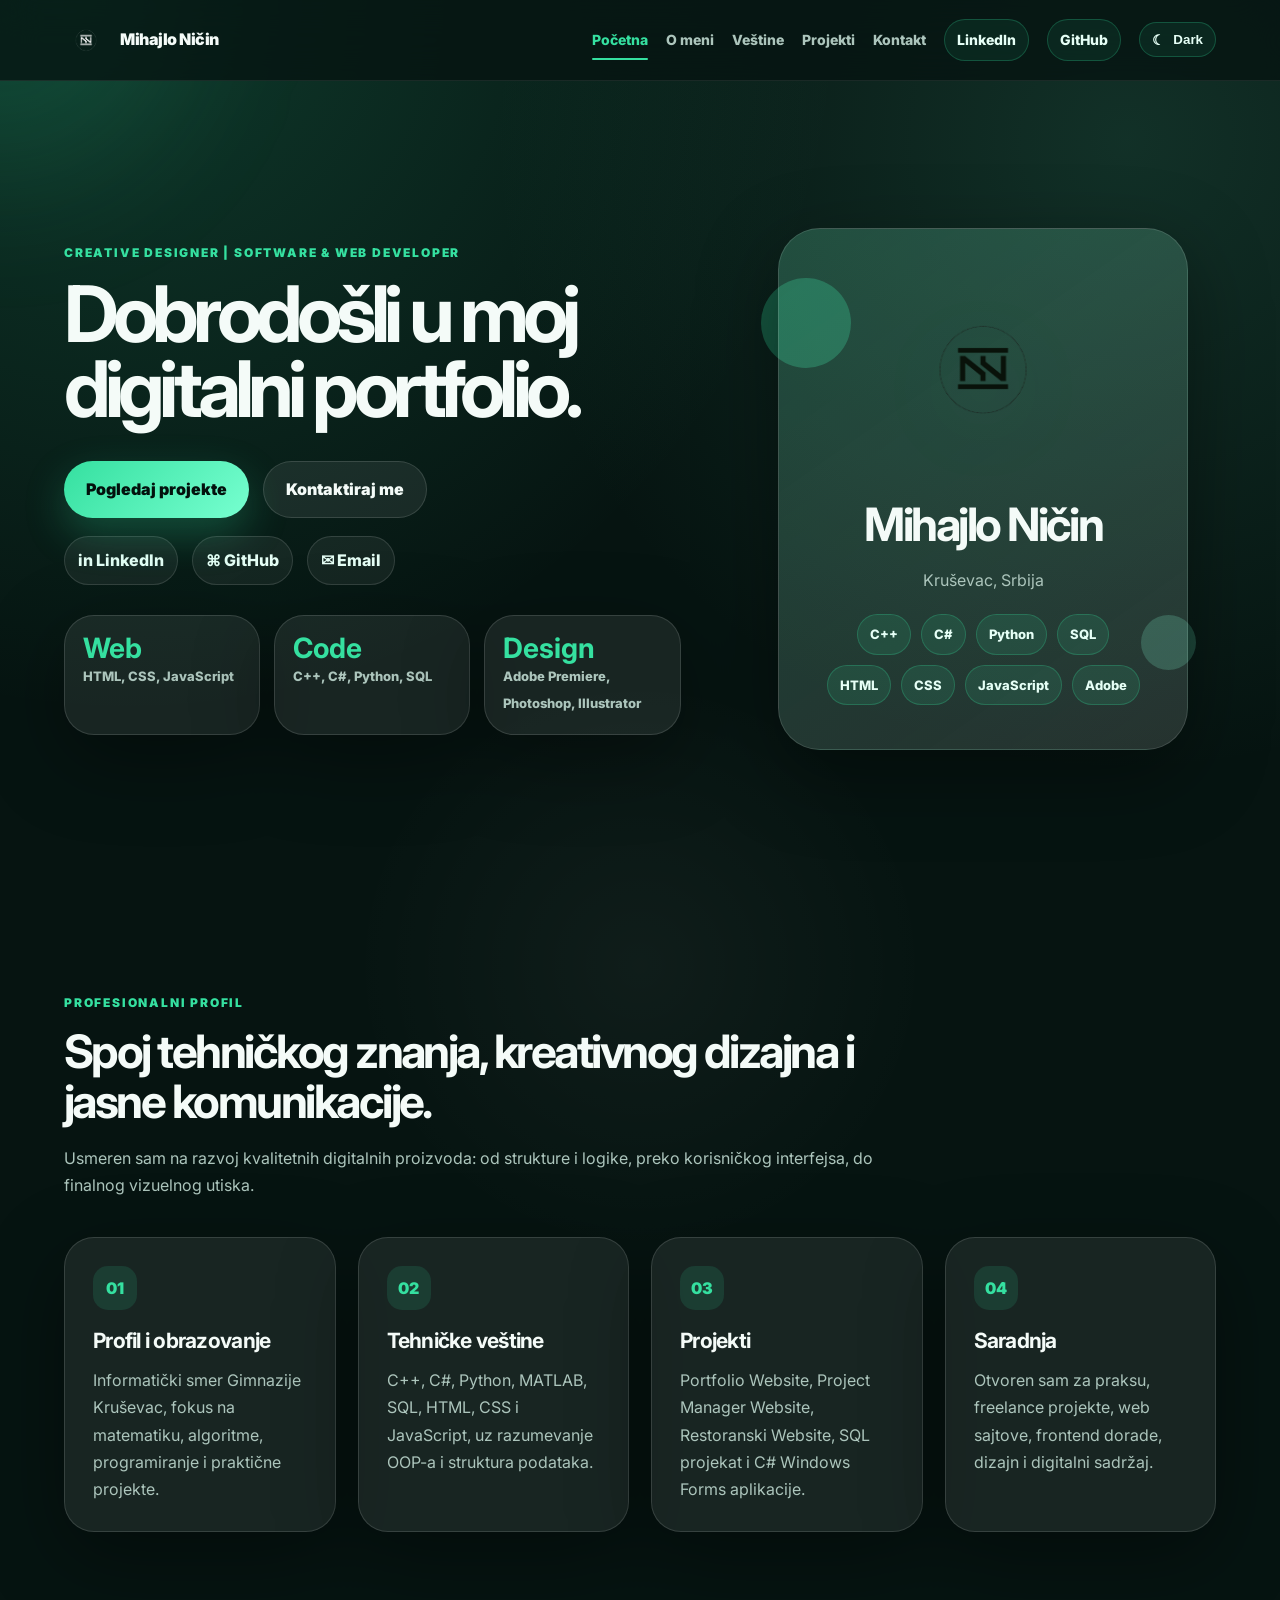
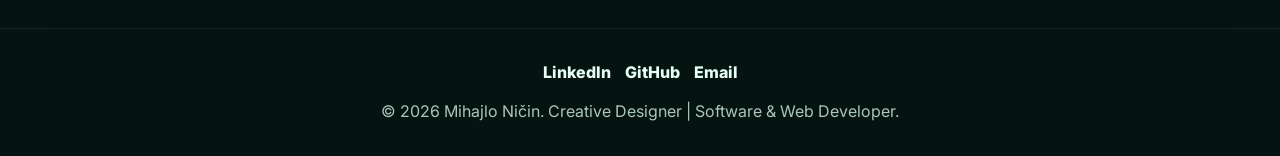
<file: index.html>
<!DOCTYPE html>
<html lang="sr">

<head>
	<meta charset="UTF-8">

<meta name="viewport" content="width=device-width, initial-scale=1.0">
<meta name="theme-color" content="#071512">

<link rel="preconnect" href="https://fonts.googleapis.com">
<link rel="preconnect" href="https://fonts.gstatic.com" crossorigin>
<link href="https://fonts.googleapis.com/css2?family=Inter:wght@400;500;600;700;800;900&display=swap" rel="stylesheet">

<link rel="stylesheet" href="styles.css">

	<title>Mihajlo Ničin | Creative Designer & Web Developer</title>
	<meta name="description" content="Portfolio Mihajla Ničina - Creative Designer, Software & Web Developer. Web razvoj, programiranje, SQL, C# aplikacije i digitalni dizajn.">

</head>
<body data-page="home">
	<div class="page-loader" id="pageLoader">
		<img src="logo.png" alt="Mihajlo Ničin logo">
		<span>Mihajlo Ničin</span>
	</div>

	<div class="cursor-glow" id="cursorGlow"></div>
	<header class="site-header" id="siteHeader">
	<nav class="navbar">
		<a href="index.html" class="brand">
			<img src="logo.png" alt="Mihajlo Ničin logo">
			<span>Mihajlo Ničin</span>
		</a>

		<button class="menu-toggle" id="menuToggle" aria-label="Otvori meni" aria-expanded="false">
			<span></span>
			<span></span>
			<span></span>
		</button>

		<div class="nav-links" id="navLinks">
			<a href="index.html" data-page="home">Početna</a>
			<a href="about.html" data-page="about">O meni</a>
			<a href="skills.html" data-page="skills">Veštine</a>
			<a href="projects.html" data-page="projects">Projekti</a>
			<a href="contact.html" data-page="contact">Kontakt</a>
			<a class="nav-social" href="https://www.linkedin.com/in/mihajlo-ni%C4%8Din-757780382/" target="_blank" rel="noreferrer">LinkedIn</a>
			<a class="nav-social" href="https://github.com/necenzurisani" target="_blank" rel="noreferrer">GitHub</a>
			<button class="theme-toggle" id="themeToggle" type="button" aria-label="Promeni temu">
				<span class="theme-icon">☾</span>
				<span class="theme-text">Dark</span>
			</button>
		</div>
	</nav>
</header>

	<main>
		<section class="hero section">
			<div class="hero-content reveal">
				<p class="eyebrow">Creative Designer | Software & Web Developer</p>
				<h1>Dobrodošli u moj digitalni portfolio.</h1>

				<div class="hero-actions">
					<a href="projects.html" class="btn primary magnetic">Pogledaj projekte</a>
					<a href="contact.html" class="btn secondary magnetic">Kontaktiraj me</a></div>

				<div class="social-row">
					<a href="https://www.linkedin.com/in/mihajlo-ni%C4%8Din-757780382/" target="_blank" rel="noreferrer">in LinkedIn</a>
					<a href="https://github.com/necenzurisani" target="_blank" rel="noreferrer">⌘ GitHub</a>
					<a href="mailto:mihajlonichin@gmail.com">✉ Email</a>
				</div>

				<div class="hero-stats">
					<div class="tilt-card"><strong>Web</strong><span>HTML, CSS, JavaScript</span></div>
					<div class="tilt-card"><strong>Code</strong><span>C++, C#, Python, SQL</span></div>
					<div class="tilt-card"><strong>Design</strong><span>Adobe Premiere, Photoshop, Illustrator</span></div>
				</div>
			</div>

			<div class="hero-visual reveal delay-1">
				<div class="orb orb-one"></div>
				<div class="orb orb-two"></div>
				<div class="hero-card tilt-card">
					<img src="logo.png" alt="Mihajlo Ničin logo" class="hero-logo">
					<h2>Mihajlo Ničin</h2>
					<p>Kruševac, Srbija</p>
					<div class="tech-tags">
						<span>C++</span><span>C#</span><span>Python</span><span>SQL</span>
						<span>HTML</span><span>CSS</span><span>JavaScript</span><span>Adobe</span>
					</div>
				</div>
			</div>
		</section>

		<section class="section">
			<div class="section-heading reveal">
				<p class="eyebrow">Profesionalni profil</p>
				<h2>Spoj tehničkog znanja, kreativnog dizajna i jasne komunikacije.</h2>
				<p>
					Usmeren sam na razvoj kvalitetnih digitalnih proizvoda: od strukture i logike, preko korisničkog interfejsa,
					do finalnog vizuelnog utiska.
				</p>
			</div>

			<div class="feature-grid">
				<a href="about.html" class="feature-card reveal tilt-card">
					<span>01</span>
					<h3>Profil i obrazovanje</h3>
					<p>Informatički smer Gimnazije Kruševac, fokus na matematiku, algoritme, programiranje i praktične projekte.</p>
				</a>

				<a href="skills.html" class="feature-card reveal delay-1 tilt-card">
					<span>02</span>
					<h3>Tehničke veštine</h3>
					<p>C++, C#, Python, MATLAB, SQL, HTML, CSS i JavaScript, uz razumevanje OOP-a i struktura podataka.</p>
				</a>

				<a href="projects.html" class="feature-card reveal delay-2 tilt-card">
					<span>03</span>
					<h3>Projekti</h3>
					<p>Portfolio Website, Project Manager Website, Restoranski Website, SQL projekat i C# Windows Forms aplikacije.</p>
				</a>

				<a href="contact.html" class="feature-card reveal tilt-card">
					<span>04</span>
					<h3>Saradnja</h3>
					<p>Otvoren sam za praksu, freelance projekte, web sajtove, frontend dorade, dizajn i digitalni sadržaj.</p>
				</a>
			</div>
		</section>
		</main>

	<button class="back-to-top" id="backToTop" aria-label="Vrati se na vrh">↑</button>

<footer class="footer">
	<div class="footer-links">
		<a href="https://www.linkedin.com/in/mihajlo-ni%C4%8Din-757780382/" target="_blank" rel="noreferrer">LinkedIn</a>
		<a href="https://github.com/necenzurisani" target="_blank" rel="noreferrer">GitHub</a>
		<a href="mailto:mihajlonichin@gmail.com">Email</a>
	</div>
	<p>© 2026 Mihajlo Ničin. Creative Designer | Software & Web Developer.</p>
</footer>

<script src="script.js"></script>
</body>
</html>
</file>
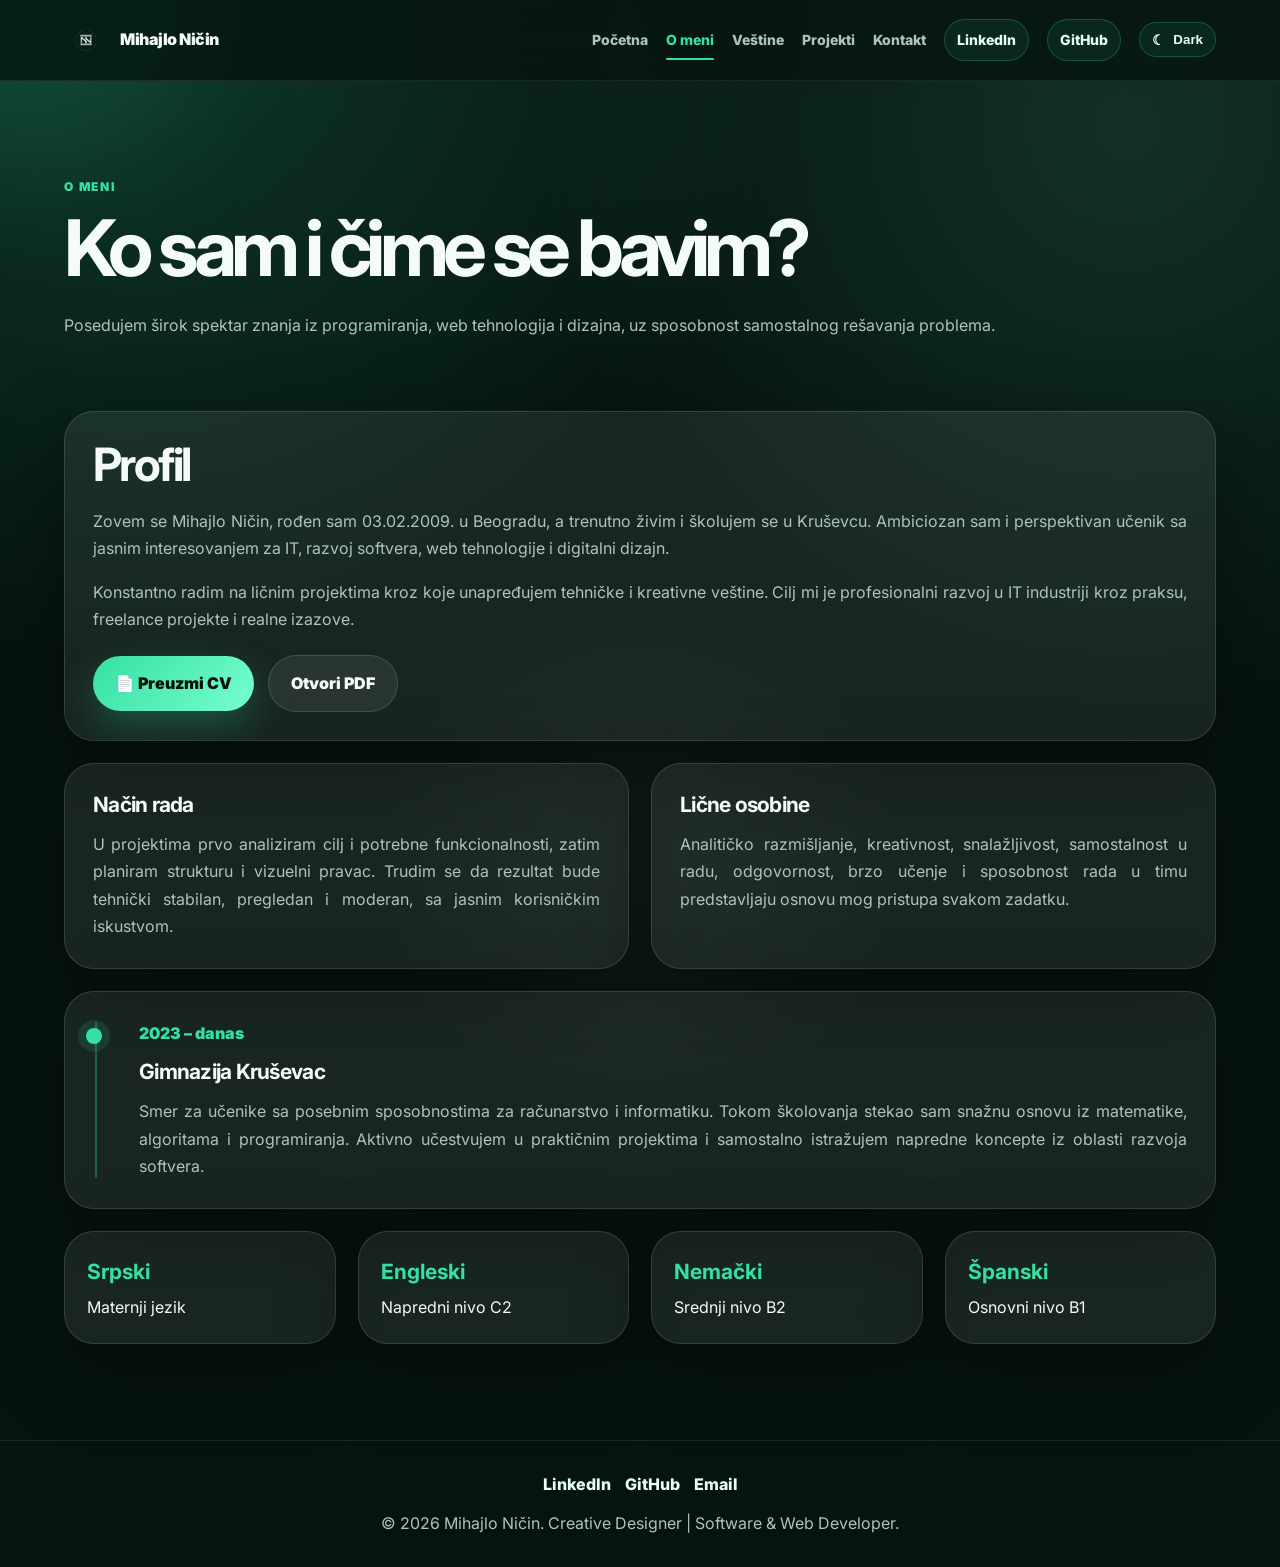
<file: about.html>
<!DOCTYPE html>
<html lang="sr">
<head>
	<meta charset="UTF-8">
<meta name="viewport" content="width=device-width, initial-scale=1.0">
<meta name="theme-color" content="#071512">
<link rel="preconnect" href="https://fonts.googleapis.com">
<link rel="preconnect" href="https://fonts.gstatic.com" crossorigin>
<link href="https://fonts.googleapis.com/css2?family=Inter:wght@400;500;600;700;800;900&display=swap" rel="stylesheet">
<link rel="stylesheet" href="styles.css">
	<title>O meni | Mihajlo Ničin</title>
	<meta name="description" content="O Mihajlu Ničinu - obrazovanje, profesionalni profil, cilj i jezici.">
</head>
<body data-page="about">
	<div class="cursor-glow" id="cursorGlow"></div>
	<header class="site-header" id="siteHeader">
	<nav class="navbar">
		<a href="index.html" class="brand">
			<img src="logo.png" alt="Mihajlo Ničin logo">
			<span>Mihajlo Ničin</span>
		</a>

		<button class="menu-toggle" id="menuToggle" aria-label="Otvori meni" aria-expanded="false">
			<span></span>
			<span></span>
			<span></span>
		</button>

		<div class="nav-links" id="navLinks">
			<a href="index.html" data-page="home">Početna</a>
			<a href="about.html" data-page="about">O meni</a>
			<a href="skills.html" data-page="skills">Veštine</a>
			<a href="projects.html" data-page="projects">Projekti</a>
			<a href="contact.html" data-page="contact">Kontakt</a>
			<a class="nav-social" href="https://www.linkedin.com/in/mihajlo-ni%C4%8Din-757780382/" target="_blank" rel="noreferrer">LinkedIn</a>
			<a class="nav-social" href="https://github.com/necenzurisani" target="_blank" rel="noreferrer">GitHub</a>
			<button class="theme-toggle" id="themeToggle" type="button" aria-label="Promeni temu">
				<span class="theme-icon">☾</span>
				<span class="theme-text">Dark</span>
			</button>
		</div>
	</nav>
</header>

	<main>
		<section class="page-hero section reveal">
			<p class="eyebrow">O meni</p>
			<h1 text-align="justify">Ko sam i čime se bavim?</h1>
			<p>
				Posedujem širok spektar znanja iz programiranja, web tehnologija i dizajna, uz sposobnost samostalnog rešavanja problema.
			</p>
		</section>

		<section class="section about-page">
			<div class="content-card reveal">
				<h2>Profil</h2>
				<p>
					Zovem se Mihajlo Ničin, rođen sam 03.02.2009. u Beogradu, a trenutno živim i školujem se u Kruševcu.
					Ambiciozan sam i perspektivan učenik sa jasnim interesovanjem za IT, razvoj softvera, web tehnologije i digitalni dizajn.
				</p>
				<p>
					Konstantno radim na ličnim projektima kroz koje unapređujem tehničke i kreativne veštine. Cilj mi je profesionalni razvoj
					u IT industriji kroz praksu, freelance projekte i realne izazove.
				</p>

				<div class="about-cv-actions">
					<a href="Mihajlo_Nicin_CV.pdf" download class="btn primary">📄 Preuzmi CV</a>
					<a href="Mihajlo_Nicin_CV.pdf" target="_blank" rel="noreferrer" class="btn secondary">Otvori PDF</a>
				</div>
			</div>

			<div class="split-grid">
				<div class="content-card reveal tilt-card">
					<h3>Način rada</h3>
					<p>
						U projektima prvo analiziram cilj i potrebne funkcionalnosti, zatim planiram strukturu i vizuelni pravac.
						Trudim se da rezultat bude tehnički stabilan, pregledan i moderan, sa jasnim korisničkim iskustvom.
					</p>
				</div>

				<div class="content-card reveal delay-1 tilt-card">
					<h3>Lične osobine</h3>
					<p>
						Analitičko razmišljanje, kreativnost, snalažljivost, samostalnost u radu, odgovornost, brzo učenje
						i sposobnost rada u timu predstavljaju osnovu mog pristupa svakom zadatku.
					</p>
				</div>
			</div>

			<div class="timeline reveal">
				<div class="timeline-item">
					<span>2023 – danas</span>
					<h3>Gimnazija Kruševac</h3>
					<p>
						Smer za učenike sa posebnim sposobnostima za računarstvo i informatiku. Tokom školovanja stekao sam snažnu osnovu
						iz matematike, algoritama i programiranja. Aktivno učestvujem u praktičnim projektima i samostalno istražujem
						napredne koncepte iz oblasti razvoja softvera.
					</p>
				</div>
			</div>

			<div class="language-grid reveal">
				<div class="tilt-card"><strong>Srpski</strong><span>Maternji jezik</span></div>
				<div class="tilt-card"><strong>Engleski</strong><span>Napredni nivo C2</span></div>
				<div class="tilt-card"><strong>Nemački</strong><span>Srednji nivo B2</span></div>
				<div class="tilt-card"><strong>Španski</strong><span>Osnovni nivo B1</span></div>
			</div>
		</section>
	</main>

	<button class="back-to-top" id="backToTop" aria-label="Vrati se na vrh">↑</button>

<footer class="footer">
	<div class="footer-links">
		<a href="https://www.linkedin.com/in/mihajlo-ni%C4%8Din-757780382/" target="_blank" rel="noreferrer">LinkedIn</a>
		<a href="https://github.com/necenzurisani" target="_blank" rel="noreferrer">GitHub</a>
		<a href="mailto:mihajlonichin@gmail.com">Email</a>
	</div>
	<p>© 2026 Mihajlo Ničin. Creative Designer | Software & Web Developer.</p>
</footer>

<script src="script.js"></script>
</body>
</html>
</file>
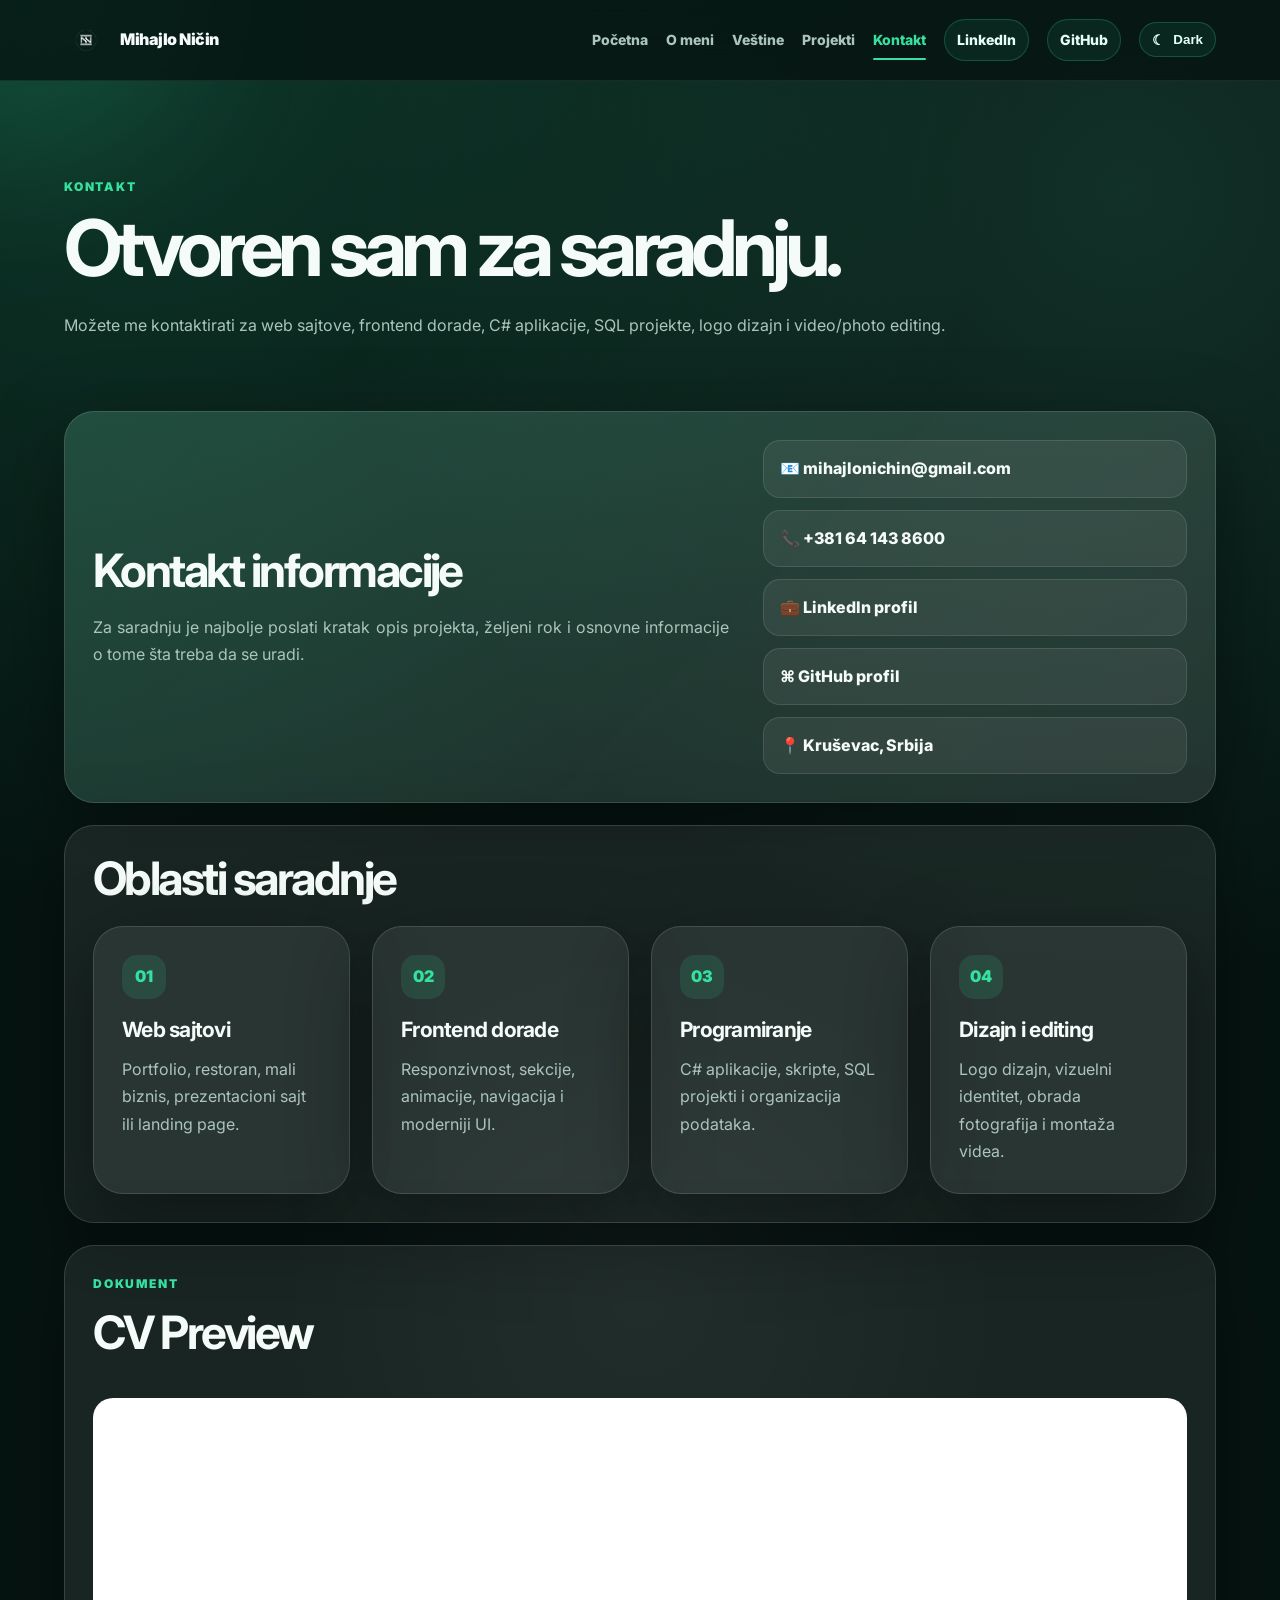
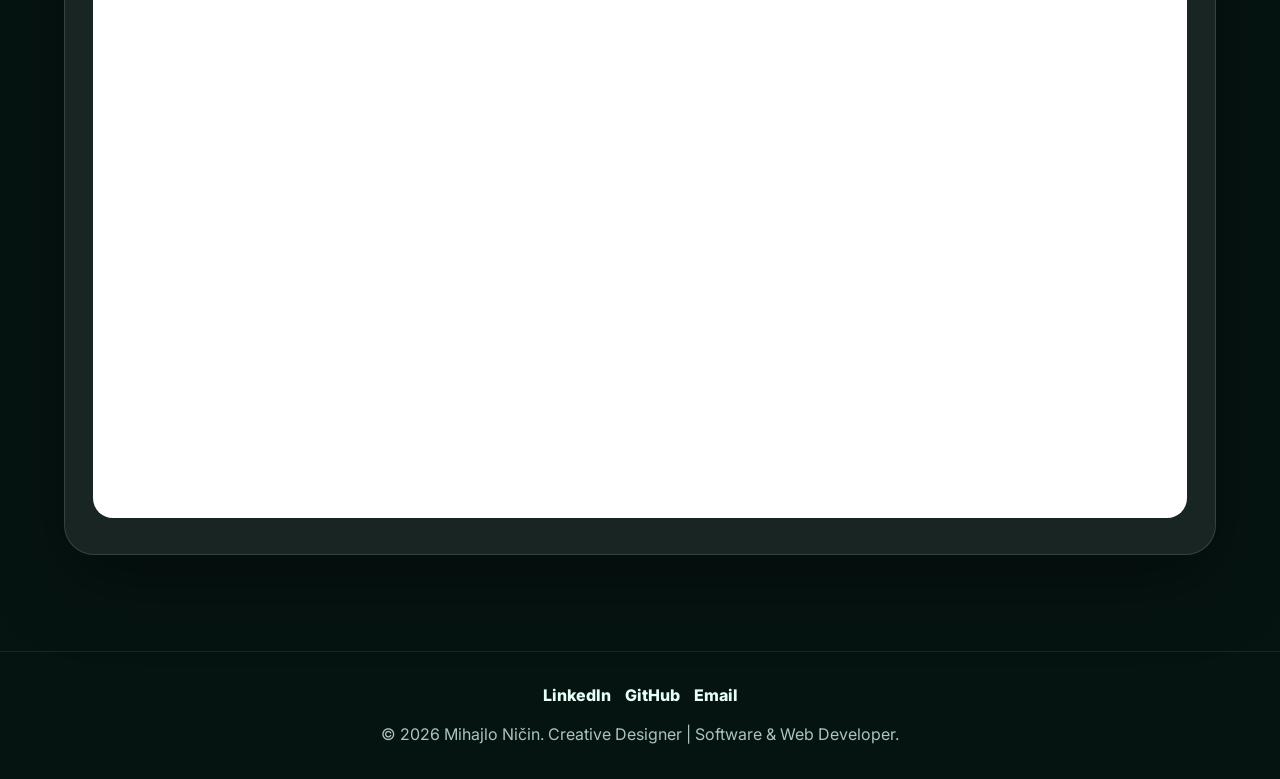
<file: contact.html>
<!DOCTYPE html>
<html lang="sr">
<head>
	<meta charset="UTF-8">

<meta name="viewport" content="width=device-width, initial-scale=1.0">
<meta name="theme-color" content="#071512">

<link rel="preconnect" href="https://fonts.googleapis.com">
<link rel="preconnect" href="https://fonts.gstatic.com" crossorigin>
<link href="https://fonts.googleapis.com/css2?family=Inter:wght@400;500;600;700;800;900&display=swap" rel="stylesheet">

<link rel="stylesheet" href="styles.css">

	<title>Kontakt | Mihajlo Ničin</title>
	<meta name="description" content="Kontakt Mihajla Ničina - email, telefon, LinkedIn i GitHub.">
	
</head>
<body data-page="contact">
	<div class="cursor-glow" id="cursorGlow"></div>
	<header class="site-header" id="siteHeader">
	<nav class="navbar">
		<a href="index.html" class="brand">
			<img src="logo.png" alt="Mihajlo Ničin logo">
			<span>Mihajlo Ničin</span>
		</a>

		<button class="menu-toggle" id="menuToggle" aria-label="Otvori meni" aria-expanded="false">
			<span></span>
			<span></span>
			<span></span>
		</button>

		<div class="nav-links" id="navLinks">
			<a href="index.html" data-page="home">Početna</a>
			<a href="about.html" data-page="about">O meni</a>
			<a href="skills.html" data-page="skills">Veštine</a>
			<a href="projects.html" data-page="projects">Projekti</a>
			<a href="contact.html" data-page="contact">Kontakt</a>
			<a class="nav-social" href="https://www.linkedin.com/in/mihajlo-ni%C4%8Din-757780382/" target="_blank" rel="noreferrer">LinkedIn</a>
			<a class="nav-social" href="https://github.com/necenzurisani" target="_blank" rel="noreferrer">GitHub</a>
			<button class="theme-toggle" id="themeToggle" type="button" aria-label="Promeni temu">
				<span class="theme-icon">☾</span>
				<span class="theme-text">Dark</span>
			</button>
		</div>
	</nav>
</header>

	<main>
		<section class="page-hero section reveal">
			<p class="eyebrow">Kontakt</p>
			<h1 text-align="justify">Otvoren sam za saradnju.</h1>
			<p>
				Možete me kontaktirati za web sajtove, frontend dorade, C# aplikacije, SQL projekte, logo dizajn i video/photo editing.
			</p>
		</section>

		<section class="section contact-page">
			<div class="contact-box reveal tilt-card">
				<div>
					<h2>Kontakt informacije</h2>
					<p>
						Za saradnju je najbolje poslati kratak opis projekta, željeni rok i osnovne informacije o tome šta treba da se uradi.
					</p>
				</div>

				<div class="contact-links">
					<a href="mailto:mihajlonichin@gmail.com">📧 mihajlonichin@gmail.com</a>
					<a href="tel:+381641438600">📞 +381 64 143 8600</a>
					<a href="https://www.linkedin.com/in/mihajlo-ni%C4%8Din-757780382/" target="_blank" rel="noreferrer">💼 LinkedIn profil</a>
					<a href="https://github.com/necenzurisani" target="_blank" rel="noreferrer">⌘ GitHub profil</a>
					<a href="https://www.google.com/maps/search/?api=1&query=Kru%C5%A1evac%2C%20Srbija" target="_blank" rel="noreferrer">📍 Kruševac, Srbija</a></div>
			</div>

			<div class="contact-note reveal delay-1">
				<h2>Oblasti saradnje</h2>
				<div class="feature-grid small">
					<div class="feature-card tilt-card"><span>01</span><h3>Web sajtovi</h3><p>Portfolio, restoran, mali biznis, prezentacioni sajt ili landing page.</p></div>
					<div class="feature-card tilt-card"><span>02</span><h3>Frontend dorade</h3><p>Responzivnost, sekcije, animacije, navigacija i moderniji UI.</p></div>
					<div class="feature-card tilt-card"><span>03</span><h3>Programiranje</h3><p>C# aplikacije, skripte, SQL projekti i organizacija podataka.</p></div>
					<div class="feature-card tilt-card"><span>04</span><h3>Dizajn i editing</h3><p>Logo dizajn, vizuelni identitet, obrada fotografija i montaža videa.</p></div>
				</div>
			</div>
			<div class="cv-embed-card reveal delay-2">
				<div class="cv-embed-header">
					<div>
						<p class="eyebrow">Dokument</p>
						<h2>CV Preview</h2>
					</div>
					
				</div>

				<iframe src="Mihajlo_Nicin_CV.pdf" title="Mihajlo Ničin CV PDF"></iframe>
			</div>
		</section>
	</main>

	<button class="back-to-top" id="backToTop" aria-label="Vrati se na vrh">↑</button>

<footer class="footer">
	<div class="footer-links">
		<a href="https://www.linkedin.com/in/mihajlo-ni%C4%8Din-757780382/" target="_blank" rel="noreferrer">LinkedIn</a>
		<a href="https://github.com/necenzurisani" target="_blank" rel="noreferrer">GitHub</a>
		<a href="mailto:mihajlonichin@gmail.com">Email</a>
	</div>
	<p>© 2026 Mihajlo Ničin. Creative Designer | Software & Web Developer.</p>
</footer>

<script src="script.js"></script>
</body>
</html>
</file>
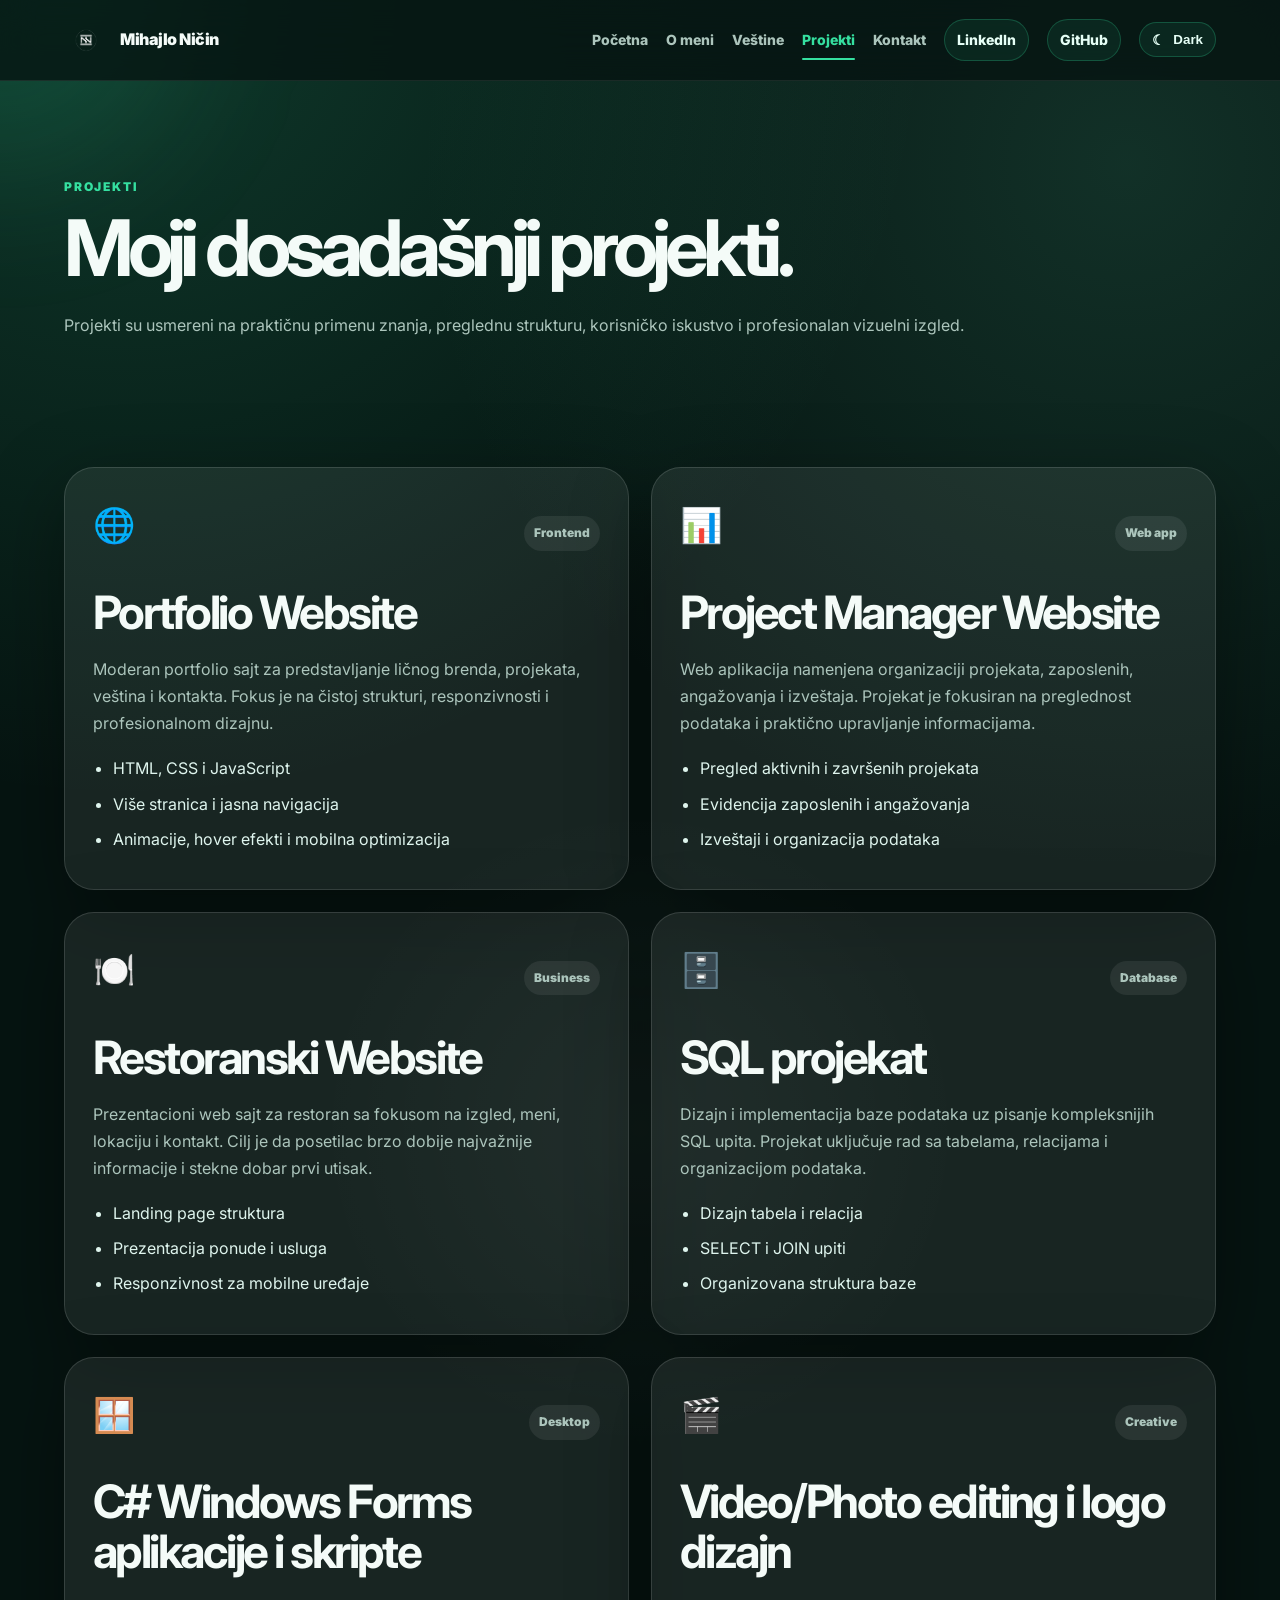
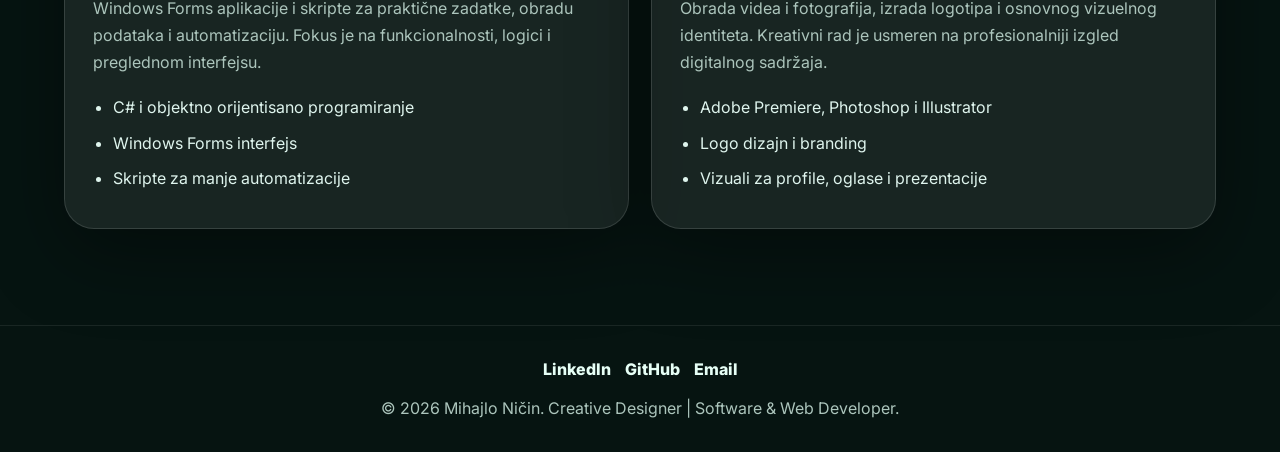
<file: projects.html>
<!DOCTYPE html>
<html lang="sr">
<head>
	<meta charset="UTF-8">
<meta name="viewport" content="width=device-width, initial-scale=1.0">
<meta name="theme-color" content="#071512">
<link rel="preconnect" href="https://fonts.googleapis.com">
<link rel="preconnect" href="https://fonts.gstatic.com" crossorigin>
<link href="https://fonts.googleapis.com/css2?family=Inter:wght@400;500;600;700;800;900&display=swap" rel="stylesheet">
<link rel="stylesheet" href="styles.css">
	<title>Projekti | Mihajlo Ničin</title>
	<meta name="description" content="Projekti Mihajla Ničina - web sajtovi, SQL, C# Windows Forms i dizajn.">
</head>
<body data-page="projects">
	<div class="cursor-glow" id="cursorGlow"></div>
	<header class="site-header" id="siteHeader">
	<nav class="navbar">
		<a href="index.html" class="brand">
			<img src="logo.png" alt="Mihajlo Ničin logo">
			<span>Mihajlo Ničin</span>
		</a>

		<button class="menu-toggle" id="menuToggle" aria-label="Otvori meni" aria-expanded="false">
			<span></span>
			<span></span>
			<span></span>
		</button>

		<div class="nav-links" id="navLinks">
			<a href="index.html" data-page="home">Početna</a>
			<a href="about.html" data-page="about">O meni</a>
			<a href="skills.html" data-page="skills">Veštine</a>
			<a href="projects.html" data-page="projects">Projekti</a>
			<a href="contact.html" data-page="contact">Kontakt</a>
			<a class="nav-social" href="https://www.linkedin.com/in/mihajlo-ni%C4%8Din-757780382/" target="_blank" rel="noreferrer">LinkedIn</a>
			<a class="nav-social" href="https://github.com/necenzurisani" target="_blank" rel="noreferrer">GitHub</a>
			<button class="theme-toggle" id="themeToggle" type="button" aria-label="Promeni temu">
				<span class="theme-icon">☾</span>
				<span class="theme-text">Dark</span>
			</button>
		</div>
	</nav>
</header>

	<main>
		<section class="page-hero section reveal">
			<p class="eyebrow">Projekti</p>
			<h1>Moji dosadašnji projekti.</h1>
			<p>
				Projekti su usmereni na praktičnu primenu znanja, preglednu strukturu, korisničko iskustvo i profesionalan vizuelni izgled.
			</p>
		</section>

		<section class="section">
			<div class="project-grid large">
				<article class="project-card reveal tilt-card">
					<div class="project-top"><div class="project-icon">🌐</div><span>Frontend</span></div>
					<h2>Portfolio Website</h2>
					<p>
						Moderan portfolio sajt za predstavljanje ličnog brenda, projekata, veština i kontakta.
						Fokus je na čistoj strukturi, responzivnosti i profesionalnom dizajnu.
					</p>
					<ul>
						<li>HTML, CSS i JavaScript</li>
						<li>Više stranica i jasna navigacija</li>
						<li>Animacije, hover efekti i mobilna optimizacija</li>
					</ul>
				</article>

				<article class="project-card reveal delay-1 tilt-card">
					<div class="project-top"><div class="project-icon">📊</div><span>Web app</span></div>
					<h2>Project Manager Website</h2>
					<p>
						Web aplikacija namenjena organizaciji projekata, zaposlenih, angažovanja i izveštaja.
						Projekat je fokusiran na preglednost podataka i praktično upravljanje informacijama.
					</p>
					<ul>
						<li>Pregled aktivnih i završenih projekata</li>
						<li>Evidencija zaposlenih i angažovanja</li>
						<li>Izveštaji i organizacija podataka</li>
					</ul>
				</article>

				<article class="project-card reveal delay-2 tilt-card">
					<div class="project-top"><div class="project-icon">🍽️</div><span>Business</span></div>
					<h2>Restoranski Website</h2>
					<p>
						Prezentacioni web sajt za restoran sa fokusom na izgled, meni, lokaciju i kontakt.
						Cilj je da posetilac brzo dobije najvažnije informacije i stekne dobar prvi utisak.
					</p>
					<ul>
						<li>Landing page struktura</li>
						<li>Prezentacija ponude i usluga</li>
						<li>Responzivnost za mobilne uređaje</li>
					</ul>
				</article>

				<article class="project-card reveal tilt-card">
					<div class="project-top"><div class="project-icon">🗄️</div><span>Database</span></div>
					<h2>SQL projekat</h2>
					<p>
						Dizajn i implementacija baze podataka uz pisanje kompleksnijih SQL upita.
						Projekat uključuje rad sa tabelama, relacijama i organizacijom podataka.
					</p>
					<ul>
						<li>Dizajn tabela i relacija</li>
						<li>SELECT i JOIN upiti</li>
						<li>Organizovana struktura baze</li>
					</ul>
				</article>

				<article class="project-card reveal delay-1 tilt-card">
					<div class="project-top"><div class="project-icon">🪟</div><span>Desktop</span></div>
					<h2>C# Windows Forms aplikacije i skripte</h2>
					<p>
						Windows Forms aplikacije i skripte za praktične zadatke, obradu podataka i automatizaciju.
						Fokus je na funkcionalnosti, logici i preglednom interfejsu.
					</p>
					<ul>
						<li>C# i objektno orijentisano programiranje</li>
						<li>Windows Forms interfejs</li>
						<li>Skripte za manje automatizacije</li>
					</ul>
				</article>

				<article class="project-card reveal delay-2 tilt-card">
					<div class="project-top"><div class="project-icon">🎬</div><span>Creative</span></div>
					<h2>Video/Photo editing i logo dizajn</h2>
					<p>
						Obrada videa i fotografija, izrada logotipa i osnovnog vizuelnog identiteta.
						Kreativni rad je usmeren na profesionalniji izgled digitalnog sadržaja.
					</p>
					<ul>
						<li>Adobe Premiere, Photoshop i Illustrator</li>
						<li>Logo dizajn i branding</li>
						<li>Vizuali za profile, oglase i prezentacije</li>
					</ul>
				</article>
			</div>
		</section>
	</main>

	<button class="back-to-top" id="backToTop" aria-label="Vrati se na vrh">↑</button>

<footer class="footer">
	<div class="footer-links">
		<a href="https://www.linkedin.com/in/mihajlo-ni%C4%8Din-757780382/" target="_blank" rel="noreferrer">LinkedIn</a>
		<a href="https://github.com/necenzurisani" target="_blank" rel="noreferrer">GitHub</a>
		<a href="mailto:mihajlonichin@gmail.com">Email</a>
	</div>
	<p>© 2026 Mihajlo Ničin. Creative Designer | Software & Web Developer.</p>
</footer>

<script src="script.js"></script>
</body>
</html>
</file>
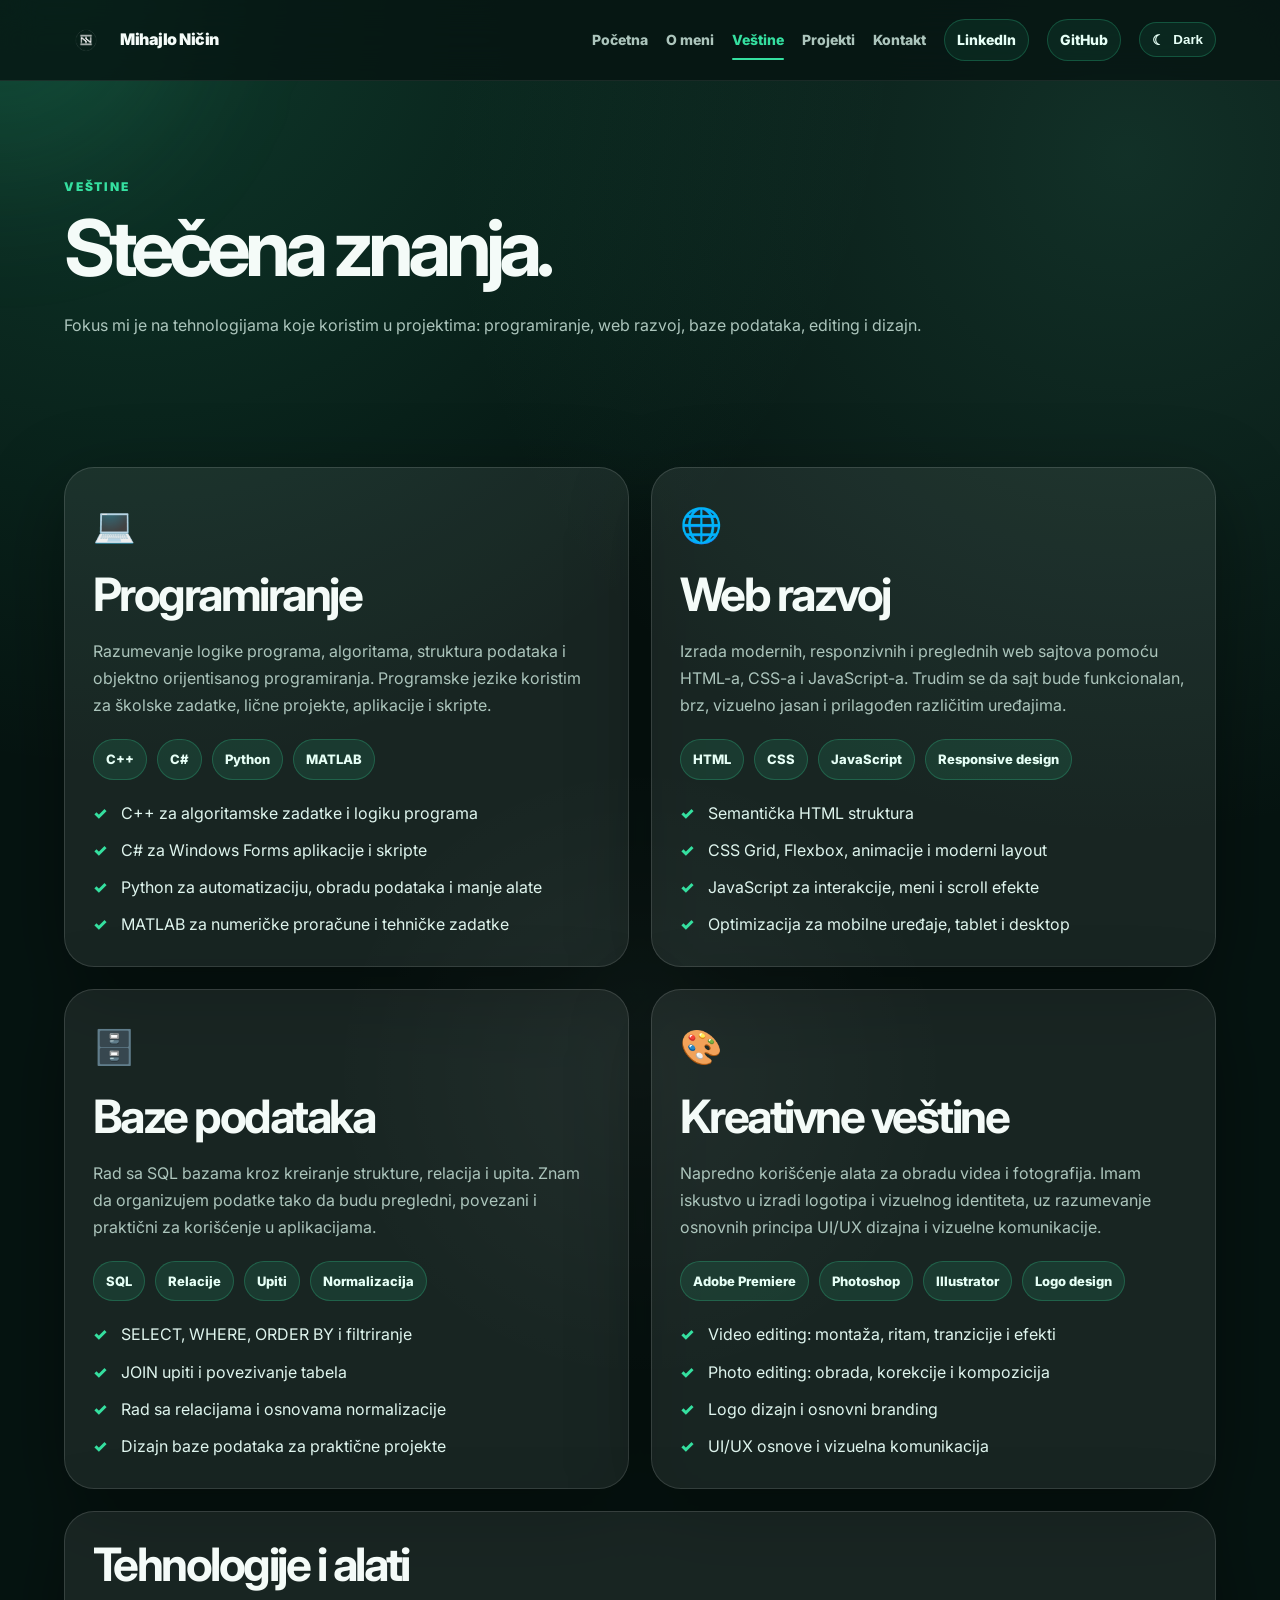
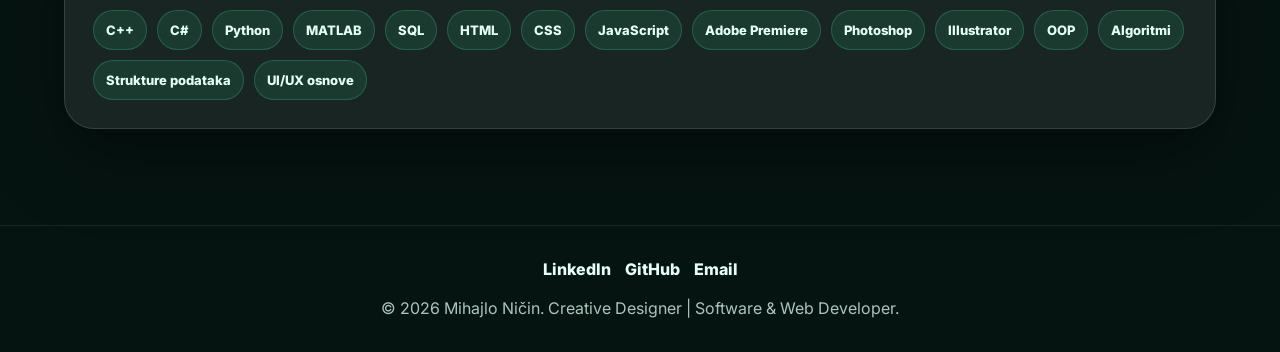
<file: skills.html>
<!DOCTYPE html>
<html lang="sr">
<head>
	<meta charset="UTF-8">
<meta name="viewport" content="width=device-width, initial-scale=1.0">
<meta name="theme-color" content="#071512">
<link rel="preconnect" href="https://fonts.googleapis.com">
<link rel="preconnect" href="https://fonts.gstatic.com" crossorigin>
<link href="https://fonts.googleapis.com/css2?family=Inter:wght@400;500;600;700;800;900&display=swap" rel="stylesheet">
<link rel="stylesheet" href="styles.css">
	<title>Veštine | Mihajlo Ničin</title>
	<meta name="description" content="Tehničke i kreativne veštine Mihajla Ničina.">
</head>
<body data-page="skills">
	<div class="cursor-glow" id="cursorGlow"></div>
	<header class="site-header" id="siteHeader">
	<nav class="navbar">
		<a href="index.html" class="brand">
			<img src="logo.png" alt="Mihajlo Ničin logo">
			<span>Mihajlo Ničin</span>
		</a>

		<button class="menu-toggle" id="menuToggle" aria-label="Otvori meni" aria-expanded="false">
			<span></span>
			<span></span>
			<span></span>
		</button>

		<div class="nav-links" id="navLinks">
			<a href="index.html" data-page="home">Početna</a>
			<a href="about.html" data-page="about">O meni</a>
			<a href="skills.html" data-page="skills">Veštine</a>
			<a href="projects.html" data-page="projects">Projekti</a>
			<a href="contact.html" data-page="contact">Kontakt</a>
			<a class="nav-social" href="https://www.linkedin.com/in/mihajlo-ni%C4%8Din-757780382/" target="_blank" rel="noreferrer">LinkedIn</a>
			<a class="nav-social" href="https://github.com/necenzurisani" target="_blank" rel="noreferrer">GitHub</a>
			<button class="theme-toggle" id="themeToggle" type="button" aria-label="Promeni temu">
				<span class="theme-icon">☾</span>
				<span class="theme-text">Dark</span>
			</button>
		</div>
	</nav>
</header>

	<main>
		<section class="page-hero section reveal">
			<p class="eyebrow">Veštine</p>
			<h1>Stečena znanja.</h1>
			<p>
				Fokus mi je na tehnologijama koje koristim u projektima: programiranje, web razvoj, baze podataka, editing i dizajn.
			</p>
		</section>

		<section class="section">
			<div class="competency-grid">
				<article class="competency-card reveal tilt-card">
					<div class="card-icon">💻</div>
					<h2>Programiranje</h2>
					<p>
						Razumevanje logike programa, algoritama, struktura podataka i objektno orijentisanog programiranja.
						Programske jezike koristim za školske zadatke, lične projekte, aplikacije i skripte.
					</p>
					<div class="level-pills">
						<span>C++</span><span>C#</span><span>Python</span><span>MATLAB</span>
					</div>
					<ul class="check-list">
						<li>C++ za algoritamske zadatke i logiku programa</li>
						<li>C# za Windows Forms aplikacije i skripte</li>
						<li>Python za automatizaciju, obradu podataka i manje alate</li>
						<li>MATLAB za numeričke proračune i tehničke zadatke</li>
					</ul>
				</article>

				<article class="competency-card reveal delay-1 tilt-card">
					<div class="card-icon">🌐</div>
					<h2>Web razvoj</h2>
					<p>
						Izrada modernih, responzivnih i preglednih web sajtova pomoću HTML-a, CSS-a i JavaScript-a.
						Trudim se da sajt bude funkcionalan, brz, vizuelno jasan i prilagođen različitim uređajima.
					</p>
					<div class="level-pills">
						<span>HTML</span><span>CSS</span><span>JavaScript</span><span>Responsive design</span>
					</div>
					<ul class="check-list">
						<li>Semantička HTML struktura</li>
						<li>CSS Grid, Flexbox, animacije i moderni layout</li>
						<li>JavaScript za interakcije, meni i scroll efekte</li>
						<li>Optimizacija za mobilne uređaje, tablet i desktop</li>
					</ul>
				</article>

				<article class="competency-card reveal delay-2 tilt-card">
					<div class="card-icon">🗄️</div>
					<h2>Baze podataka</h2>
					<p>
						Rad sa SQL bazama kroz kreiranje strukture, relacija i upita. Znam da organizujem podatke tako da budu
						pregledni, povezani i praktični za korišćenje u aplikacijama.
					</p>
					<div class="level-pills">
						<span>SQL</span><span>Relacije</span><span>Upiti</span><span>Normalizacija</span>
					</div>
					<ul class="check-list">
						<li>SELECT, WHERE, ORDER BY i filtriranje</li>
						<li>JOIN upiti i povezivanje tabela</li>
						<li>Rad sa relacijama i osnovama normalizacije</li>
						<li>Dizajn baze podataka za praktične projekte</li>
					</ul>
				</article>

				<article class="competency-card reveal tilt-card">
					<div class="card-icon">🎨</div>
					<h2>Kreativne veštine</h2>
					<p>
						Napredno korišćenje alata za obradu videa i fotografija. Imam iskustvo u izradi logotipa i vizuelnog identiteta,
						uz razumevanje osnovnih principa UI/UX dizajna i vizuelne komunikacije.
					</p>
					<div class="level-pills">
						<span>Adobe Premiere</span><span>Photoshop</span><span>Illustrator</span><span>Logo design</span>
					</div>
					<ul class="check-list">
						<li>Video editing: montaža, ritam, tranzicije i efekti</li>
						<li>Photo editing: obrada, korekcije i kompozicija</li>
						<li>Logo dizajn i osnovni branding</li>
						<li>UI/UX osnove i vizuelna komunikacija</li>
					</ul>
				</article>
			</div>

			<div class="toolbox reveal">
				<h2>Tehnologije i alati</h2>
				<div class="tool-cloud">
					<span>C++</span><span>C#</span><span>Python</span><span>MATLAB</span><span>SQL</span>
					<span>HTML</span><span>CSS</span><span>JavaScript</span><span>Adobe Premiere</span>
					<span>Photoshop</span><span>Illustrator</span><span>OOP</span><span>Algoritmi</span>
					<span>Strukture podataka</span><span>UI/UX osnove</span>
				</div>
			</div>
		</section>
	</main>

	<button class="back-to-top" id="backToTop" aria-label="Vrati se na vrh">↑</button>

<footer class="footer">
	<div class="footer-links">
		<a href="https://www.linkedin.com/in/mihajlo-ni%C4%8Din-757780382/" target="_blank" rel="noreferrer">LinkedIn</a>
		<a href="https://github.com/necenzurisani" target="_blank" rel="noreferrer">GitHub</a>
		<a href="mailto:mihajlonichin@gmail.com">Email</a>
	</div>
	<p>© 2026 Mihajlo Ničin. Creative Designer | Software & Web Developer.</p>
</footer>

<script src="script.js"></script>
</body>
</html>
</file>
<file: styles.css>
* {
	margin: 0;
	padding: 0;
	box-sizing: border-box;
}

:root {
	--bg: #061411;
	--card: rgba(255, 255, 255, 0.075);
	--card-strong: rgba(255, 255, 255, 0.11);
	--border: rgba(255, 255, 255, 0.13);
	--text: #f4fbf8;
	--muted: #acc5bc;
	--accent: #35e0a0;
	--accent-2: #77ffd0;
	--accent-dark: #0c8d64;
	--shadow: 0 24px 80px rgba(0, 0, 0, 0.38);
	--radius: 30px;
}

body.light-mode {
	--bg: #f4fbf8;
	--card: rgba(255, 255, 255, 0.78);
	--card-strong: rgba(255, 255, 255, 0.94);
	--border: rgba(7, 42, 34, 0.12);
	--text: #071512;
	--muted: #48635a;
	--accent: #078c63;
	--accent-2: #1bbf83;
	--accent-dark: #046747;
	--shadow: 0 24px 70px rgba(7, 42, 34, 0.12);
}

html {
	scroll-behavior: smooth;
	scroll-padding-top: 92px;
}

body {
	font-family: "Inter", sans-serif;
	background:
		radial-gradient(circle at 10% 0%, rgba(53, 224, 160, 0.18), transparent 34%),
		radial-gradient(circle at 88% 8%, rgba(52, 131, 104, 0.26), transparent 32%),
		radial-gradient(circle at 50% 55%, rgba(255, 255, 255, 0.04), transparent 25%),
		var(--bg);
	color: var(--text);
	line-height: 1.7;
	overflow-x: hidden;
	transition: background 0.35s ease, color 0.35s ease;
}

body.light-mode {
	background:
		radial-gradient(circle at 8% 0%, rgba(7, 140, 99, 0.13), transparent 34%),
		radial-gradient(circle at 92% 8%, rgba(27, 191, 131, 0.16), transparent 32%),
		linear-gradient(180deg, #f8fffc 0%, #ecf8f3 100%);
}

body.menu-open {
	overflow: hidden;
}

a {
	color: inherit;
	text-decoration: none;
}

::selection {
	background: var(--accent);
	color: #03110d;
}

.page-loader {
	position: fixed;
	inset: 0;
	z-index: 1000;
	display: grid;
	place-items: center;
	gap: 18px;
	background: var(--bg);
	transition: opacity 0.55s ease, visibility 0.55s ease;
}

.page-loader img {
	width: 90px;
	animation: loaderPulse 1.2s ease-in-out infinite;
}

.page-loader span {
	color: var(--muted);
	font-weight: 800;
}

.page-loader.hidden {
	opacity: 0;
	visibility: hidden;
}

.cursor-glow {
	position: fixed;
	width: 360px;
	height: 360px;
	border-radius: 999px;
	background: rgba(53, 224, 160, 0.12);
	filter: blur(70px);
	pointer-events: none;
	z-index: 0;
	transform: translate(-50%, -50%);
}

.site-header {
	position: sticky;
	top: 0;
	z-index: 50;
	background: rgba(6, 20, 17, 0.78);
	backdrop-filter: blur(18px);
	border-bottom: 1px solid rgba(255, 255, 255, 0.08);
	transition: 0.25s ease;
}

.site-header.scrolled {
	background: rgba(6, 20, 17, 0.94);
	box-shadow: 0 15px 40px rgba(0, 0, 0, 0.22);
}

.navbar {
	max-width: 1200px;
	margin: 0 auto;
	padding: 18px 24px;
	display: flex;
	justify-content: space-between;
	align-items: center;
	position: relative;
	z-index: 3;
}

.brand {
	display: inline-flex;
	align-items: center;
	gap: 12px;
	font-weight: 900;
	letter-spacing: -0.03em;
}

.brand img {
	width: 44px;
	height: 44px;
	object-fit: contain;
	border-radius: 14px;
	filter: brightness(0) invert(1) drop-shadow(0 12px 25px rgba(53, 224, 160, 0.12));
}

.nav-links {
	display: flex;
	align-items: center;
	gap: 18px;
	color: var(--muted);
	font-weight: 800;
	font-size: 14px;
}

.nav-links a {
	position: relative;
	transition: color 0.25s ease;
}

.nav-links a::after {
	content: "";
	position: absolute;
	left: 0;
	bottom: -8px;
	width: 0;
	height: 2px;
	border-radius: 999px;
	background: var(--accent);
	transition: width 0.25s ease;
}

.nav-links a:hover,
.nav-links a.active {
	color: var(--accent);
}

.nav-links a:hover::after,
.nav-links a.active::after {
	width: 100%;
}

.nav-social {
	padding: 8px 12px;
	border-radius: 999px;
	border: 1px solid rgba(53, 224, 160, 0.24);
	background: rgba(53, 224, 160, 0.08);
	color: #e6fff6 !important;
}

.nav-social::after {
	display: none;
}

.menu-toggle {
	display: none;
	width: 44px;
	height: 44px;
	border: 1px solid var(--border);
	border-radius: 14px;
	background: var(--card);
	cursor: pointer;
}

.menu-toggle span {
	display: block;
	width: 22px;
	height: 2px;
	background: var(--text);
	margin: 5px auto;
	border-radius: 999px;
	transition: 0.25s ease;
}

.menu-toggle.active span:nth-child(1) {
	transform: translateY(7px) rotate(45deg);
}

.menu-toggle.active span:nth-child(2) {
	opacity: 0;
}

.menu-toggle.active span:nth-child(3) {
	transform: translateY(-7px) rotate(-45deg);
}

.section {
	max-width: 1200px;
	margin: 0 auto;
	padding: 96px 24px;
	position: relative;
	z-index: 2;
}

.hero {
	min-height: calc(100vh - 84px);
	display: grid;
	grid-template-columns: minmax(0, 1.14fr) minmax(320px, 0.86fr);
	gap: clamp(32px, 6vw, 70px);
	align-items: center;
}

.page-hero {
	padding-bottom: 32px;
}

.eyebrow {
	color: var(--accent);
	font-weight: 900;
	text-transform: uppercase;
	letter-spacing: 0.15em;
	font-size: 12px;
	margin-bottom: 14px;
}

h1 {
	font-size: clamp(42px, 6.5vw, 78px);
	line-height: 0.96;
	letter-spacing: -0.075em;
	margin-bottom: 26px;
	max-width: 920px;
}

h2 {
	font-size: clamp(28px, 4.2vw, 46px);
	line-height: 1.08;
	letter-spacing: -0.055em;
	margin-bottom: 18px;
}

h3 {
	font-size: 21px;
	line-height: 1.2;
	margin-bottom: 14px;
	letter-spacing: -0.035em;
}

p {
	color: var(--muted);
	font-size: 16px;
}

.hero-actions,
.social-row {
	display: flex;
	flex-wrap: wrap;
	gap: 14px;
}

.hero-actions {
	margin: 34px 0 18px;
}

.social-row {
	margin-bottom: 30px;
}

.social-row a {
	padding: 10px 13px;
	border-radius: 999px;
	background: rgba(255,255,255,0.06);
	border: 1px solid var(--border);
	color: #e6fff6;
	font-weight: 800;
	transition: 0.25s ease;
}

.social-row a:hover {
	color: var(--accent);
	transform: translateY(-3px);
	border-color: rgba(53, 224, 160, 0.35);
}

.btn {
	position: relative;
	overflow: hidden;
	display: inline-flex;
	align-items: center;
	justify-content: center;
	padding: 14px 22px;
	border-radius: 999px;
	font-weight: 900;
	transition: transform 0.25s ease, box-shadow 0.25s ease;
}

.btn::before {
	content: "";
	position: absolute;
	inset: 0;
	background: linear-gradient(90deg, transparent, rgba(255,255,255,0.28), transparent);
	transform: translateX(-110%);
	transition: transform 0.65s ease;
}

.btn:hover::before {
	transform: translateX(110%);
}

.btn.primary {
	background: linear-gradient(135deg, var(--accent), var(--accent-2));
	color: #03110d;
	box-shadow: 0 16px 40px rgba(53, 224, 160, 0.25);
}

.btn.secondary {
	border: 1px solid var(--border);
	background: var(--card);
	color: var(--text);
}

.btn:hover {
	transform: translateY(-3px);
}

.hero-stats,
.feature-grid,
.competency-grid,
.project-grid,
.language-grid,
.split-grid {
	display: grid;
	gap: 22px;
}

.hero-stats {
	grid-template-columns: repeat(3, minmax(0, 1fr));
	margin-top: 28px;
	gap: 14px;
}

.hero-stats div,
.hero-card,
.feature-card,
.content-card,
.competency-card,
.project-card,
.contact-box,
.contact-note,
.timeline,
.language-grid div,
.toolbox {
	background: var(--card);
	border: 1px solid var(--border);
	border-radius: var(--radius);
	box-shadow: var(--shadow);
	position: relative;
	overflow: hidden;
}

.hero-stats div {
	padding: 18px;
}

.hero-stats strong {
	display: block;
	font-size: 28px;
	line-height: 1;
	color: var(--accent);
}

.hero-stats span {
	color: var(--muted);
	font-size: 13px;
	font-weight: 800;
}

.hero-visual {
	position: relative;
	min-height: 520px;
	display: grid;
	place-items: center;
}

.hero-card {
	width: min(100%, 410px);
	padding: clamp(28px, 5vw, 44px);
	border-radius: 42px;
	text-align: center;
	background:
		linear-gradient(145deg, rgba(53, 224, 160, 0.17), rgba(255, 255, 255, 0.055)),
		var(--card);
}

.hero-logo {
	width: clamp(140px, 25vw, 190px);
	height: clamp(140px, 25vw, 190px);
	object-fit: contain;
	margin-bottom: 28px;
	filter: drop-shadow(0 20px 45px rgba(53, 224, 160, 0.15));
	animation: float 4.5s ease-in-out infinite;
}

.tech-tags,
.level-pills,
.tool-cloud {
	display: flex;
	flex-wrap: wrap;
	gap: 10px;
}

.tech-tags {
	justify-content: center;
	margin-top: 20px;
}

.tech-tags span,
.level-pills span,
.tool-cloud span {
	padding: 8px 12px;
	border-radius: 999px;
	background: rgba(53, 224, 160, 0.115);
	border: 1px solid rgba(53, 224, 160, 0.24);
	color: #e6fff6;
	font-weight: 800;
	font-size: 13px;
}

.orb {
	position: absolute;
	border-radius: 999px;
	animation: orbit 8s linear infinite;
}

.orb-one {
	width: 90px;
	height: 90px;
	background: rgba(53, 224, 160, 0.28);
	top: 50px;
	left: 10px;
}

.orb-two {
	width: 55px;
	height: 55px;
	background: rgba(119, 255, 208, 0.2);
	right: 20px;
	bottom: 80px;
	animation-duration: 11s;
	animation-direction: reverse;
}

.section-heading {
	max-width: 820px;
	margin-bottom: 38px;
}

.feature-grid {
	grid-template-columns: repeat(4, minmax(0, 1fr));
}

.feature-grid.small {
	grid-template-columns: repeat(4, minmax(0, 1fr));
	margin-top: 22px;
}

.feature-card,
.content-card,
.competency-card,
.project-card,
.contact-box,
.contact-note,
.timeline,
.toolbox {
	padding: 28px;
}

.feature-card span {
	display: inline-flex;
	width: 44px;
	height: 44px;
	align-items: center;
	justify-content: center;
	border-radius: 15px;
	background: rgba(53, 224, 160, 0.12);
	color: var(--accent);
	font-weight: 900;
	margin-bottom: 18px;
}

.content-card p + p {
	margin-top: 16px;
}

.about-page,
.contact-page {
	padding-top: 40px;
	display: grid;
	gap: 22px;
}

.split-grid {
	grid-template-columns: repeat(2, minmax(0, 1fr));
}

.timeline::before {
	content: "";
	position: absolute;
	left: 30px;
	top: 30px;
	bottom: 30px;
	width: 2px;
	background: rgba(53, 224, 160, 0.3);
}

.timeline-item {
	position: relative;
	padding-left: 46px;
}

.timeline-item::before {
	content: "";
	position: absolute;
	left: -7px;
	top: 8px;
	width: 16px;
	height: 16px;
	border-radius: 999px;
	background: var(--accent);
	box-shadow: 0 0 0 8px rgba(53, 224, 160, 0.12);
}

.timeline-item span {
	display: inline-flex;
	margin-bottom: 12px;
	color: var(--accent);
	font-weight: 900;
}

.language-grid {
	grid-template-columns: repeat(4, minmax(0, 1fr));
}

.language-grid div {
	padding: 22px;
}

.language-grid strong {
	display: block;
	font-size: 21px;
	color: var(--accent);
	margin-bottom: 4px;
}

.competency-grid {
	grid-template-columns: repeat(2, minmax(0, 1fr));
}

.card-icon,
.project-icon {
	font-size: 34px;
	margin-bottom: 16px;
}

.level-pills {
	margin: 20px 0;
}

.check-list {
	list-style: none;
	display: grid;
	gap: 10px;
	margin-top: 18px;
}

.check-list li {
	color: #dff5ee;
	position: relative;
	padding-left: 28px;
}

.check-list li::before {
	content: "✓";
	position: absolute;
	left: 0;
	color: var(--accent);
	font-weight: 900;
}

.toolbox {
	margin-top: 22px;
}

.tool-cloud {
	margin-top: 20px;
}

.project-grid.large {
	grid-template-columns: repeat(2, minmax(0, 1fr));
}

.project-top {
	display: flex;
	align-items: center;
	justify-content: space-between;
	gap: 14px;
	margin-bottom: 18px;
}

.project-top span {
	padding: 7px 10px;
	border-radius: 999px;
	background: rgba(255, 255, 255, 0.07);
	color: var(--muted);
	font-size: 12px;
	font-weight: 900;
}

.project-card ul {
	margin-top: 18px;
	padding-left: 20px;
	color: #dff5ee;
}

.project-card li {
	margin: 8px 0;
}

.contact-box {
	display: grid;
	grid-template-columns: 1.2fr 0.8fr;
	gap: 34px;
	align-items: center;
	background:
		linear-gradient(135deg, rgba(53, 224, 160, 0.13), rgba(255, 255, 255, 0.045)),
		var(--card);
}

.contact-links {
	display: grid;
	gap: 12px;
}

.contact-links a {
	padding: 14px 16px;
	border-radius: 17px;
	background: rgba(255, 255, 255, 0.065);
	border: 1px solid rgba(255, 255, 255, 0.11);
	color: var(--text);
	font-weight: 800;
	transition: 0.25s ease;
	overflow-wrap: anywhere;
}

.contact-links a:hover {
	background: rgba(53, 224, 160, 0.13);
	color: var(--accent);
	transform: translateX(4px);
}

.back-to-top {
	position: fixed;
	right: 22px;
	bottom: 22px;
	z-index: 40;
	width: 46px;
	height: 46px;
	border: 1px solid var(--border);
	border-radius: 16px;
	background: rgba(6, 20, 17, 0.88);
	color: var(--accent);
	font-size: 22px;
	font-weight: 900;
	cursor: pointer;
	opacity: 0;
	visibility: hidden;
	transform: translateY(12px);
	transition: 0.25s ease;
}

.back-to-top.visible {
	opacity: 1;
	visibility: visible;
	transform: translateY(0);
}

.footer {
	padding: 30px 24px;
	text-align: center;
	color: var(--muted);
	border-top: 1px solid rgba(255, 255, 255, 0.08);
	position: relative;
	z-index: 2;
}

.footer-links {
	display: flex;
	justify-content: center;
	flex-wrap: wrap;
	gap: 14px;
	margin-bottom: 12px;
}

.footer-links a {
	color: #e6fff6;
	font-weight: 800;
	transition: 0.25s ease;
}

.footer-links a:hover {
	color: var(--accent);
}

.reveal {
	opacity: 0;
	transform: translateY(26px);
	transition: opacity 0.75s ease, transform 0.75s ease;
}

.reveal.visible {
	opacity: 1;
	transform: translateY(0);
}

.delay-1 {
	transition-delay: 0.12s;
}

.delay-2 {
	transition-delay: 0.22s;
}

.tilt-card {
	transition: transform 0.25s ease, border-color 0.25s ease, background 0.25s ease;
}

.tilt-card::before {
	content: "";
	position: absolute;
	inset: 0;
	background: radial-gradient(circle at var(--mx, 50%) var(--my, 0%), rgba(53, 224, 160, 0.16), transparent 32%);
	opacity: 0;
	transition: opacity 0.25s ease;
	pointer-events: none;
}

.tilt-card:hover {
	border-color: rgba(53, 224, 160, 0.35);
	background: var(--card-strong);
}

.tilt-card:hover::before {
	opacity: 1;
}

@keyframes float {
	0%, 100% { transform: translateY(0) rotate(0deg); }
	50% { transform: translateY(-12px) rotate(1.5deg); }
}

@keyframes orbit {
	0% { transform: translate(0, 0) scale(1); }
	33% { transform: translate(24px, 16px) scale(1.08); }
	66% { transform: translate(-14px, 28px) scale(0.92); }
	100% { transform: translate(0, 0) scale(1); }
}

@keyframes loaderPulse {
	0%, 100% { transform: scale(1); opacity: 0.75; }
	50% { transform: scale(1.08); opacity: 1; }
}

@media (max-width: 1120px) {
	.nav-links {
		gap: 12px;
		font-size: 13px;
	}

	.feature-grid,
	.project-grid.large {
		grid-template-columns: repeat(2, minmax(0, 1fr));
	}
}

@media (max-width: 920px) {
	.cursor-glow {
		display: none;
	}

	.section {
		padding: 82px 22px;
	}

	.hero,
	.competency-grid,
	.split-grid,
	.contact-box {
		grid-template-columns: 1fr;
	}

	.hero {
		min-height: auto;
		padding-top: 66px;
	}

	.hero-visual {
		min-height: auto;
	}

	.nav-links {
		position: fixed;
		top: 76px;
		left: 18px;
		right: 18px;
		display: grid;
		gap: 10px;
		padding: 18px;
		background: rgba(6, 20, 17, 0.97);
		border: 1px solid var(--border);
		border-radius: 24px;
		box-shadow: var(--shadow);
		opacity: 0;
		visibility: hidden;
		transform: translateY(-12px);
		transition: 0.25s ease;
	}

	.nav-links.active {
		opacity: 1;
		visibility: visible;
		transform: translateY(0);
	}

	.nav-links a,
	.nav-social {
		padding: 12px 14px;
		border-radius: 14px;
		background: rgba(255,255,255,0.04);
		border: none;
	}

	.nav-links a::after {
		display: none;
	}

	.menu-toggle {
		display: block;
	}

	.language-grid,
	.feature-grid.small {
		grid-template-columns: repeat(2, minmax(0, 1fr));
	}
}

@media (max-width: 760px) {
	.feature-grid,
	.project-grid.large,
	.competency-grid,
	.split-grid,
	.contact-box {
		grid-template-columns: 1fr;
	}
}

@media (max-width: 640px) {
	.navbar {
		padding: 14px 18px;
	}

	.brand span {
		display: none;
	}

	.section {
		padding: 70px 18px;
	}

	h1 {
		font-size: clamp(38px, 13vw, 54px);
		letter-spacing: -0.065em;
	}

	h2 {
		font-size: clamp(28px, 9vw, 38px);
	}

	.hero-actions {
		display: grid;
	}

	.btn {
		width: 100%;
	}

	.hero-stats,
	.language-grid,
	.feature-grid.small {
		grid-template-columns: 1fr;
	}

	.social-row a {
		flex: 1;
		text-align: center;
	}

	.hero-card,
	.feature-card,
	.content-card,
	.competency-card,
	.project-card,
	.contact-box,
	.contact-note,
	.timeline,
	.toolbox,
	.language-grid div {
		border-radius: 24px;
		padding: 22px;
	}

	.contact-links a {
		font-size: 14px;
	}

	.back-to-top {
		right: 16px;
		bottom: 16px;
	}
}

@media (prefers-reduced-motion: reduce) {
	*,
	*::before,
	*::after {
		animation-duration: 0.01ms !important;
		animation-iteration-count: 1 !important;
		scroll-behavior: auto !important;
		transition-duration: 0.01ms !important;
	}

	.reveal {
		opacity: 1;
		transform: none;
	}
}


.theme-toggle {
	display: inline-flex;
	align-items: center;
	gap: 8px;
	padding: 9px 12px;
	border-radius: 999px;
	border: 1px solid rgba(53, 224, 160, 0.24);
	background: rgba(53, 224, 160, 0.08);
	color: #e6fff6;
	font-weight: 900;
	cursor: pointer;
	transition: 0.25s ease;
}

.theme-toggle:hover {
	transform: translateY(-2px);
	border-color: rgba(53, 224, 160, 0.45);
	background: rgba(53, 224, 160, 0.15);
}

.theme-icon {
	font-size: 14px;
	line-height: 1;
}

body.light-mode .theme-toggle {
	background: rgba(7, 140, 99, 0.08);
	border-color: rgba(7, 140, 99, 0.22);
	color: #063d2d;
}

body.light-mode .site-header {
	background: rgba(248, 255, 252, 0.82);
	border-bottom-color: rgba(7, 42, 34, 0.09);
}

body.light-mode .site-header.scrolled {
	background: rgba(248, 255, 252, 0.96);
	box-shadow: 0 15px 40px rgba(7, 42, 34, 0.08);
}

body.light-mode .brand img {
	filter: brightness(0) saturate(100%) invert(19%) sepia(25%) saturate(1200%) hue-rotate(115deg) brightness(92%) contrast(94%) drop-shadow(0 12px 25px rgba(7, 140, 99, 0.10));
}

body.light-mode .nav-social,
body.light-mode .social-row a,
body.light-mode .tech-tags span,
body.light-mode .level-pills span,
body.light-mode .tool-cloud span {
	color: #063d2d !important;
	background: rgba(7, 140, 99, 0.08);
	border-color: rgba(7, 140, 99, 0.18);
}

body.light-mode .hero-card {
	background:
		linear-gradient(145deg, rgba(7, 140, 99, 0.10), rgba(255, 255, 255, 0.82)),
		var(--card);
}

body.light-mode .contact-box {
	background:
		linear-gradient(135deg, rgba(7, 140, 99, 0.10), rgba(255, 255, 255, 0.78)),
		var(--card);
}

body.light-mode .contact-links a,
body.light-mode .nav-links a,
body.light-mode .footer-links a {
	color: #123f33;
}

body.light-mode .check-list li,
body.light-mode .project-card ul {
	color: #143f34;
}

body.light-mode .cursor-glow {
	background: rgba(7, 140, 99, 0.10);
}

body.light-mode .page-loader {
	background: #f4fbf8;
}

body.light-mode .page-loader span {
	color: #48635a;
}

body.light-mode .back-to-top {
	background: rgba(248, 255, 252, 0.90);
	color: var(--accent);
}

body.light-mode .menu-toggle span {
	background: #071512;
}

@media (max-width: 920px) {
	body.light-mode .nav-links {
		background: rgba(248, 255, 252, 0.97);
	}

	.theme-toggle {
		justify-content: center;
		width: 100%;
		padding: 12px 14px;
		border-radius: 14px;
	}
}

.content-card p,
.about-page p,
.timeline p,
.contact-box p {
	text-align: justify;
	text-justify: inter-word;
}

.cv-btn {
	background: rgba(53, 224, 160, 0.12);
	border: 1px solid rgba(53, 224, 160, 0.28);
	color: #e6fff6;
}

.cv-btn:hover {
	border-color: rgba(53, 224, 160, 0.52);
	box-shadow: 0 14px 34px rgba(53, 224, 160, 0.14);
}

.cv-preview-section {
	padding-top: 24px;
}

.cv-download-card {
	display: grid;
	grid-template-columns: 1.2fr 0.8fr;
	gap: 28px;
	align-items: center;
	padding: 30px;
	background:
		linear-gradient(135deg, rgba(53, 224, 160, 0.12), rgba(255, 255, 255, 0.045)),
		var(--card);
	border: 1px solid var(--border);
	border-radius: var(--radius);
	box-shadow: var(--shadow);
	position: relative;
	overflow: hidden;
}

.cv-actions,
.about-cv-actions {
	display: flex;
	flex-wrap: wrap;
	gap: 14px;
	align-items: center;
}

.about-cv-actions {
	margin-top: 22px;
}

.cv-embed-card {
	padding: 28px;
	background: var(--card);
	border: 1px solid var(--border);
	border-radius: var(--radius);
	box-shadow: var(--shadow);
	overflow: hidden;
}

.cv-embed-header {
	display: flex;
	align-items: center;
	justify-content: space-between;
	gap: 20px;
	margin-bottom: 22px;
}

.cv-embed-card iframe {
	width: 100%;
	height: 720px;
	border: 1px solid var(--border);
	border-radius: 20px;
	background: #fff;
}

body.light-mode .cv-btn {
	background: rgba(7, 140, 99, 0.08);
	border-color: rgba(7, 140, 99, 0.22);
	color: #063d2d;
}

body.light-mode .cv-download-card {
	background:
		linear-gradient(135deg, rgba(7, 140, 99, 0.10), rgba(255, 255, 255, 0.78)),
		var(--card);
}

@media (max-width: 920px) {
	.cv-download-card {
		grid-template-columns: 1fr;
	}

	.cv-actions .btn,
	.about-cv-actions .btn {
		width: auto;
	}
}

@media (max-width: 640px) {
	.cv-download-card,
	.cv-embed-card {
		border-radius: 24px;
		padding: 22px;
	}

	.cv-actions,
	.about-cv-actions,
	.cv-embed-header {
		display: grid;
	}

	.cv-actions .btn,
	.about-cv-actions .btn,
	.cv-embed-header .btn {
		width: 100%;
	}

	.cv-embed-card iframe {
		height: 520px;
	}
}
</file>
